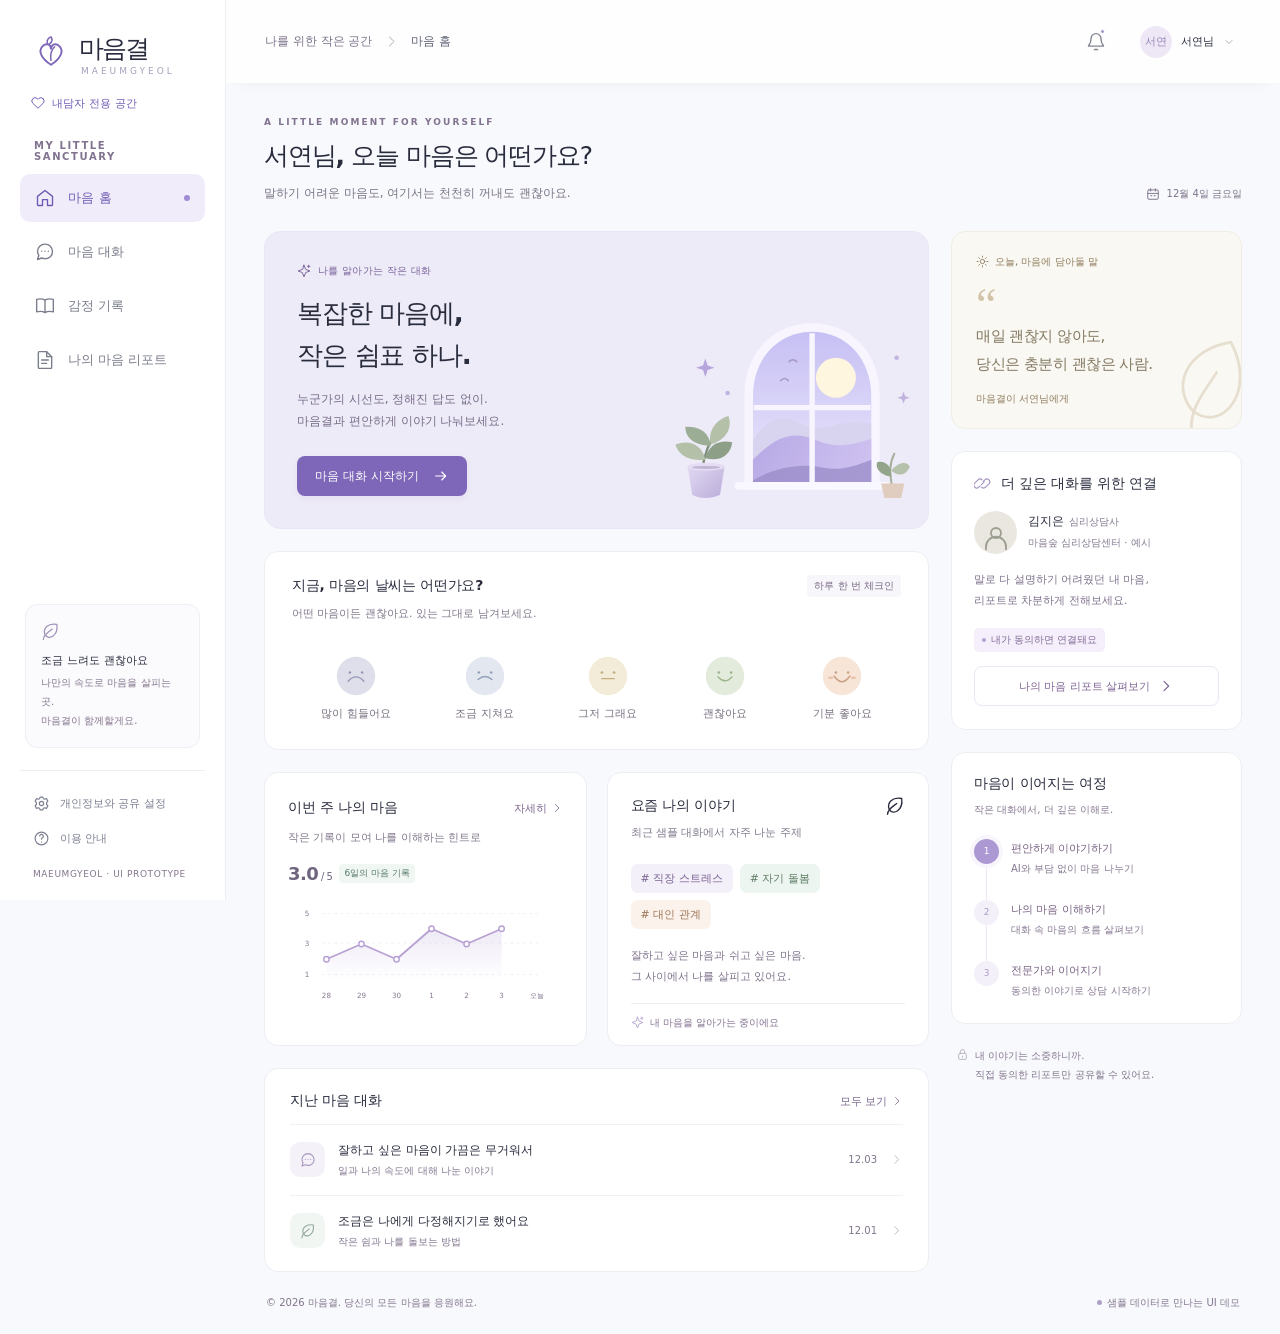
<file: index.html>
<!doctype html>
<html lang="ko">
  <head>
    <meta charset="UTF-8" />
    <meta name="viewport" content="width=device-width, initial-scale=1.0" />
    <meta name="theme-color" content="#f8f9fc" />
    <meta name="description" content="마음결 — 편안한 AI 대화에서 시작해, 나를 이해하는 전문 상담으로 이어지는 마음 돌봄 공간." />
    <title>마음결 · 나를 알아가는 작은 대화</title>
    <link rel="stylesheet" href="styles.css" />
    <script src="app.js" defer></script>
  </head>
  <body data-workspace="client">
    <a class="skip-link" href="#main-content">본문으로 바로가기</a>
    <div id="app"></div>
    <div id="toast" class="toast" inert role="status" aria-live="polite"></div>
    <div id="modal-root"></div>
  </body>
</html>
</file>
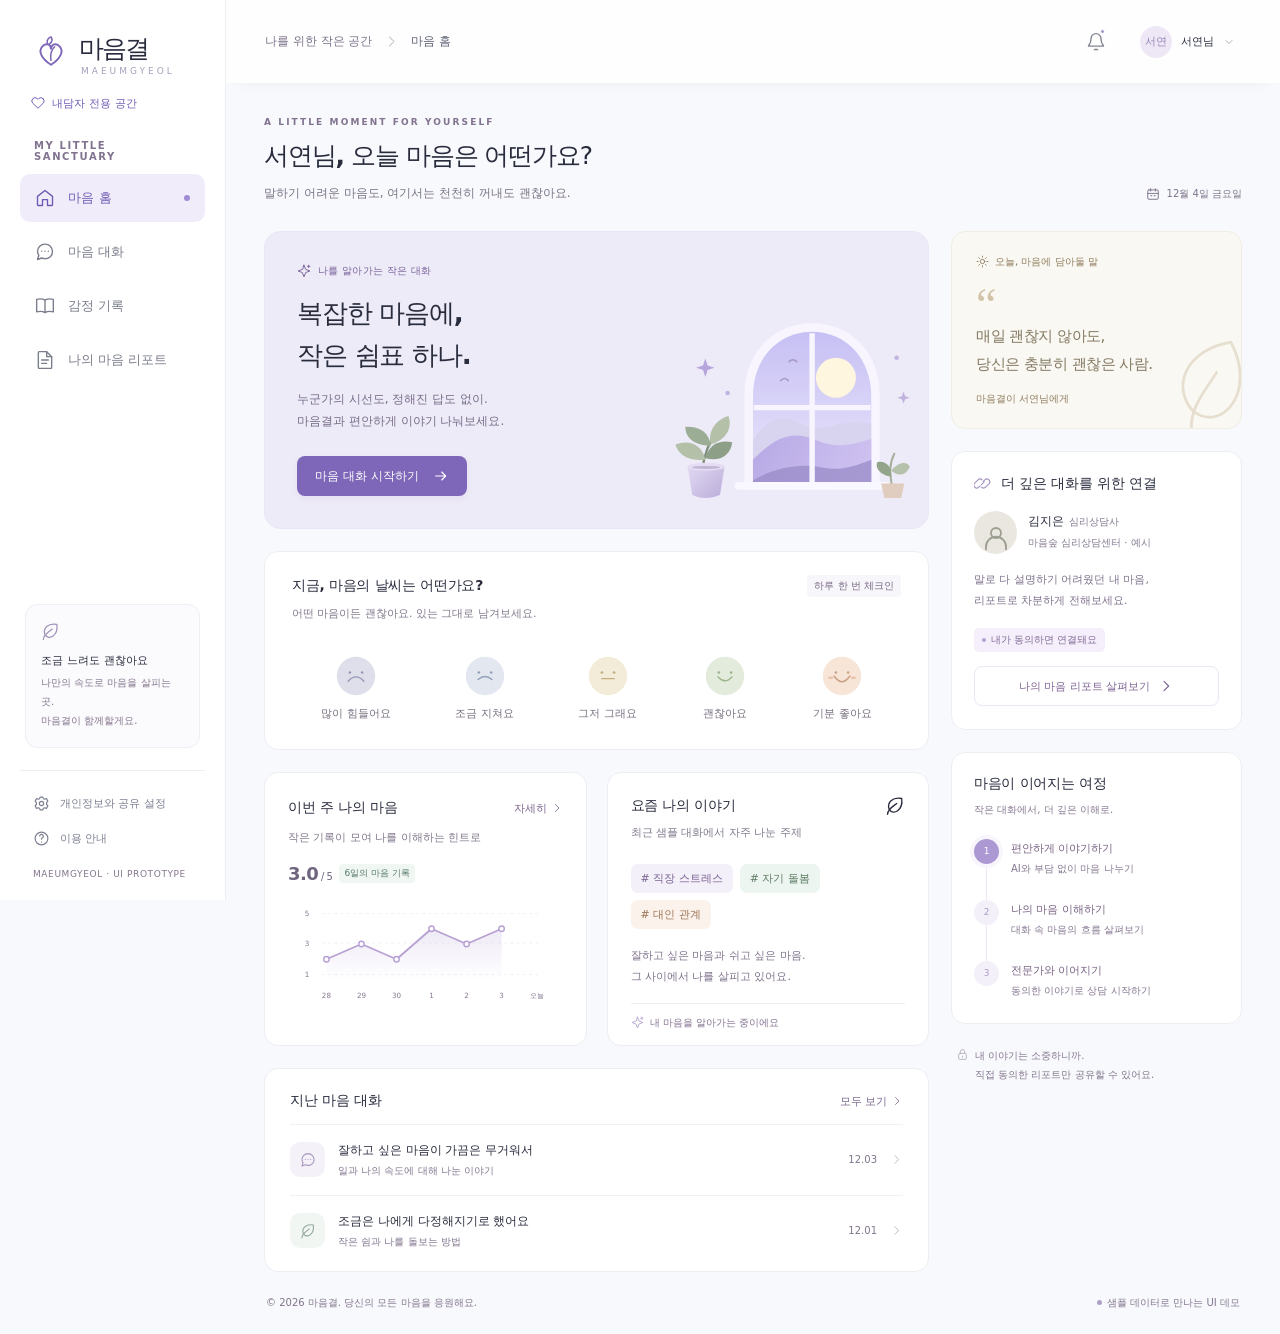
<file: client.html>
<!doctype html>
<html lang="ko">
  <head>
    <meta charset="UTF-8" />
    <meta name="viewport" content="width=device-width, initial-scale=1.0" />
    <meta name="theme-color" content="#f8f9fc" />
    <meta name="description" content="마음결 내담자 공간 — 나의 속도로 마음을 살피고 기록하는 곳." />
    <title>마음결 · 내담자 공간</title>
    <link rel="stylesheet" href="styles.css" />
    <script src="app.js" defer></script>
  </head>
  <body data-workspace="client">
    <a class="skip-link" href="#main-content">본문으로 바로가기</a>
    <div id="app"></div>
    <div id="toast" class="toast" inert role="status" aria-live="polite"></div>
    <div id="modal-root"></div>
  </body>
</html>
</file>
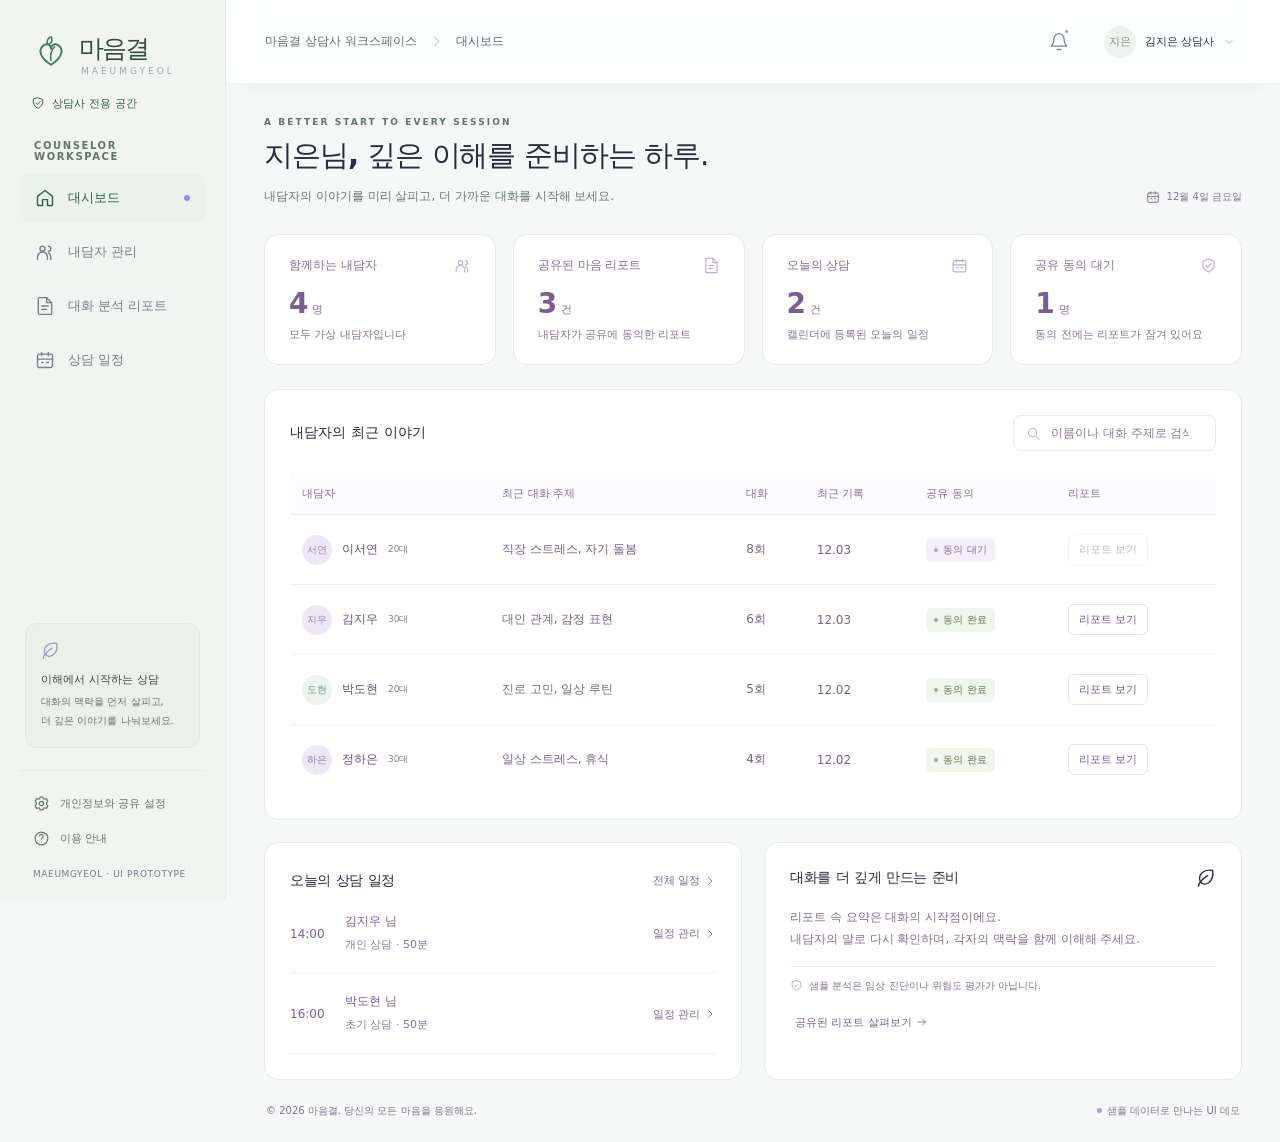
<file: counselor.html>
<!doctype html>
<html lang="ko">
  <head>
    <meta charset="UTF-8" />
    <meta name="viewport" content="width=device-width, initial-scale=1.0" />
    <meta name="theme-color" content="#f5f8f6" />
    <meta name="description" content="마음결 상담사 공간 — 내담자 리포트와 상담 일정을 관리하는 전용 워크스페이스." />
    <title>마음결 · 상담사 워크스페이스</title>
    <link rel="stylesheet" href="styles.css" />
    <script src="app.js" defer></script>
  </head>
  <body data-workspace="counselor">
    <a class="skip-link" href="#main-content">본문으로 바로가기</a>
    <div id="app"></div>
    <div id="toast" class="toast" inert role="status" aria-live="polite"></div>
    <div id="modal-root"></div>
  </body>
</html>
</file>
<file: styles.css>
:root {
  --bg: #f8f9fc;
  --surface: #fff;
  --ink: #292c3d;
  --muted: #7b7f90;
  --subtle: #a0a3b1;
  --line: #edeef3;
  --purple: #7e67b8;
  --purple-dark: #705bb4;
  --purple-pale: #f0ecfa;
  --green: #6e9b88;
  --ease: cubic-bezier(.23, 1, .32, 1);
  font-family: -apple-system, BlinkMacSystemFont, 'Segoe UI', 'Apple SD Gothic Neo', 'Malgun Gothic', system-ui, sans-serif;
  font-size: 14px;
  font-synthesis: none;
  color: var(--ink);
  background: var(--bg);
}
* { box-sizing: border-box; }
body { margin: 0; }
button, input, textarea, select { font: inherit; }
button, a, input, textarea, select { -webkit-tap-highlight-color: transparent; }
button { color: inherit; cursor: pointer; }
button { border: 0; background: none; }
button:disabled { cursor: not-allowed; opacity: .45; }
a { color: inherit; text-decoration: none; }
button, a { touch-action: manipulation; }
button { transition: background-color 150ms ease, color 150ms ease, transform 120ms var(--ease); }
body[data-input="pointer"] button:active:not(:disabled) { transform: scale(.98); }
:focus-visible { outline: 3px solid #a38bdc; outline-offset: 4px; }
input:focus-visible, textarea:focus-visible { outline-offset: 1px; }
svg { flex-shrink: 0; }
img { max-width: 100%; }
h1, h2, h3, p { margin: 0; }
h1, h2, h3 { word-break: keep-all; }
p { line-height: 1.85; word-break: keep-all; }
::selection { background: #e0d7f4; }
.icon { width: 20px; height: 20px; fill: none; stroke: currentColor; stroke-width: 1.65; stroke-linecap: round; stroke-linejoin: round; }
.skip-link { position: fixed; top: -80px; left: 20px; z-index: 100; padding: 14px 24px; background: white; border: 2px solid var(--purple); border-radius: 12px; }
.skip-link:focus { top: 12px; }
.app-shell { min-height: 100vh; }
.sidebar { width: 226px; position: fixed; inset: 0 auto 0 0; display: flex; flex-direction: column; background: var(--surface); border-right: 1px solid var(--line); padding: 32px 20px 21px; z-index: 30; }
.brand { display: flex; align-items: center; gap: 11px; padding: 0 13px; width: fit-content; }
.brand-symbol { display: grid; place-items: center; width: 35px; height: 39px; color: var(--purple); }
.brand-symbol svg { width: 36px; height: 36px; }
.brand-name { font-size: 25px; font-weight: 750; letter-spacing: -1.8px; }
.brand-en { font-size: 9px; letter-spacing: 3px; color: #a7a0ba; margin: 1px 0 0 2px; }
.space-label { margin: 43px 14px 12px; font-size: 10px; font-weight: 650; color: #a5a7b5; letter-spacing: 1.6px; }
.nav-list { display: flex; flex-direction: column; gap: 6px; }
.nav-item { display: flex; align-items: center; gap: 13px; border-radius: 10px; padding: 14px 15px; width: 100%; color: #7a7d8b; text-align: left; font-weight: 500; font-size: 13px; }
.nav-item.active { background: var(--purple-pale); color: var(--purple-dark); font-weight: 650; }
.nav-item .nav-dot { margin-left: auto; width: 6px; height: 6px; border-radius: 50%; background: #a08bd5; }
.sidebar-note { margin: auto 5px 22px; border: 1px solid #efedf5; background: #fbfafd; border-radius: 12px; padding: 17px 15px; }
.sidebar-note .icon { color: #a295ba; width: 19px; height: 19px; margin-bottom: 9px; }
.sidebar-note strong { display: block; font-size: 11px; font-weight: 600; margin-bottom: 5px; }
.sidebar-note p { color: #9691a4; font-size: 10px; line-height: 1.9; }
.sidebar-bottom { border-top: 1px solid var(--line); padding-top: 15px; }
.sidebar-bottom button { font-size: 11px; padding: 9px 13px; display: flex; align-items: center; gap: 10px; color: var(--muted); }
.sidebar-bottom .icon { width: 17px; height: 17px; }
.version { color: #b2b3bf; font-size: 9px; padding: 13px 13px 0; letter-spacing: .6px; }
.workspace { margin-left: 226px; }
.topbar { height: 83px; padding: 0 39px; display: flex; align-items: center; justify-content: space-between; gap: 20px; background: rgba(255,255,255,.87); border-bottom: 1px solid var(--line); }
.breadcrumb { font-size: 12px; color: #9395a3; display: flex; gap: 12px; align-items: center; }
.breadcrumb .icon { width: 15px; height: 15px; color: #c0c1cb; }
.breadcrumb strong { color: #5e6273; font-weight: 500; }
.topbar-actions { display: flex; align-items: center; gap: 21px; }
.icon-button { width: 35px; height: 35px; display: inline-flex; align-items: center; justify-content: center; color: #828594; border-radius: 9px; position: relative; }
.notification-dot { position: absolute; width: 5px; height: 5px; right: 8px; top: 5px; border-radius: 50%; background: #aa98d2; border: 1px solid white; }
.profile-mini { display: flex; gap: 9px; align-items: center; font-size: 11px; }
.avatar { display: grid; place-items: center; background: #eee8f6; color: #9783b6; border-radius: 50%; width: 32px; height: 32px; font-size: 11px; font-weight: 600; flex-shrink: 0; }
.avatar.sage { background: #edf3ee; color: #799782; }
.profile-mini .icon { width: 12px; height: 12px; color: #9e9fab; }
.mobile-toggle { display: none; }
.main-content { max-width: 1530px; padding: 34px 38px 24px; margin: 0 auto; }
.page-heading { display: flex; justify-content: space-between; align-items: center; gap: 16px; margin-bottom: 27px; }
.eyebrow { font-size: 9px; font-weight: 650; letter-spacing: 2.1px; color: #a09ab2; margin-bottom: 10px; text-transform: uppercase; }
.page-heading h1 { font-size: 25px; font-weight: 650; letter-spacing: -1.15px; line-height: 1.5; }
.page-heading h1 span { font-weight: 450; }
.page-heading p { color: #9597a5; font-size: 11px; margin-top: 7px; }
.date-label { display: flex; align-items: center; gap: 7px; color: #9093a2; font-size: 10px; white-space: nowrap; align-self: flex-end; padding-bottom: 3px; }
.date-label .icon { width: 14px; height: 14px; }
.dashboard-grid { display: grid; grid-template-columns: minmax(0, 1fr) 291px; gap: 22px; }
.main-column, .aside-column { display: flex; flex-direction: column; gap: 22px; min-width: 0; }
.hero { min-height: 260px; border: 1px solid #ebe5f5; border-radius: 17px; background: #eeebf8; position: relative; overflow: hidden; display: flex; align-items: center; padding: 32px; }
.hero-copy { z-index: 1; width: 66%; }
.hero-label { font-size: 9px; color: #9482b4; display: flex; gap: 7px; align-items: center; margin-bottom: 15px; letter-spacing: .3px; }
.hero-label .icon { width: 14px; height: 14px; }
.hero h2 { font-size: clamp(23px, 2.05vw, 31px); line-height: 1.6; letter-spacing: -1.2px; font-weight: 600; }
.hero p { color: #9290a7; font-size: 10.5px; line-height: 1.9; margin-top: 11px; }
.hero .primary-button { margin-top: 23px; padding: 11px 18px; font-size: 10px; gap: 14px; }
.hero-art { position: absolute; right: -27px; bottom: 0; width: 51%; max-width: 400px; height: 100%; object-fit: contain; object-position: center bottom; pointer-events: none; }
.primary-button, .secondary-button { display: inline-flex; align-items: center; justify-content: center; gap: 8px; padding: 12px 18px; border-radius: 8px; font-size: 12px; font-weight: 500; min-height: 40px; }
.primary-button { color: white; background: var(--purple); box-shadow: 0 3px 7px #6a4b9f12; }
.secondary-button { background: white; border: 1px solid #e5e3ee; color: #747185; }
.primary-button .icon, .secondary-button .icon { width: 16px; height: 16px; }
.card { background: var(--surface); border: 1px solid var(--line); border-radius: 14px; min-width: 0; }
.card-head { display: flex; align-items: center; justify-content: space-between; gap: 10px; }
.card-title { font-size: 13px; letter-spacing: -.3px; font-weight: 600; }
.text-link { display: inline-flex; align-items: center; gap: 4px; color: #9a96a9; font-size: 10px; padding: 5px 0 5px 5px; white-space: nowrap; }
.text-link .icon { width: 12px; height: 12px; }
.mood-card { padding: 23px 27px 20px; }
.card-subtitle { font-size: 10px; color: #a1a2af; margin-top: 7px; }
.small-tag { font-size: 9px; color: #a6a0b4; background: #f7f6fa; padding: 4px 7px; border-radius: 4px; }
.mood-options { display: flex; align-items: start; justify-content: space-around; gap: 6px; margin-top: 22px; }
.mood-option { display: flex; flex-direction: column; align-items: center; gap: 9px; min-width: 57px; border-radius: 12px; padding: 8px 5px; color: #9b9ba9; font-size: 9px; }
.mood-option.selected { color: #8c72bc; background: #f7f3fc; font-weight: 600; }
.mood-face { width: 42px; height: 42px; }
.mood-option.selected .mood-face { filter: drop-shadow(0 3px 4px #9985bc18); }
.two-cards { display: grid; grid-template-columns: 1fr 1fr; gap: 20px; }
.trend-card, .topics-card { padding: 23px 23px 15px; }
.trend-summary { display: flex; align-items: center; gap: 7px; margin-top: 15px; font-size: 10px; color: #9797a5; }
.trend-summary strong { font-size: 18px; color: #6f657f; font-weight: 550; letter-spacing: -.5px; }
.trend-summary .trend-indicator { color: #7ea18f; background: #f0f6f2; border-radius: 4px; font-size: 8px; padding: 3px 5px; }
.chart { width: 100%; height: 115px; overflow: visible; display: block; margin-top: 7px; }
.chart text { font-size: 8px; font-family: inherit; fill: #a6a5b3; }
.chart-grid { stroke: #f0eff5; stroke-dasharray: 3 4; }
.topic-tags { display: flex; gap: 7px; flex-wrap: wrap; margin-top: 21px; }
.topic-tag { padding: 7px 10px; background: #f3f0fa; border-radius: 7px; font-size: 10px; color: #9b8bb5; }
.topic-tag.green { background: #edf5f0; color: #85a38e; }
.topic-tag.peach { background: #fbf2eb; color: #c09d82; }
.topic-description { font-size: 10px; color: #a2a1af; line-height: 1.9; margin-top: 17px; }
.insight-line { border-top: 1px solid #f0eef5; padding-top: 12px; margin-top: 15px; display: flex; align-items: center; gap: 6px; font-size: 9px; color: #a19aaf; }
.insight-line .icon { width: 13px; height: 13px; color: #b2a3ce; }
.history-card { padding: 20px 25px 5px; }
.history-row { display: flex; align-items: center; gap: 13px; padding: 17px 0; width: 100%; text-align: left; border-top: 1px solid #f1f0f5; }
.history-row:first-of-type { margin-top: 10px; }
.history-icon { width: 35px; height: 35px; border-radius: 10px; background: #f4f1f9; color: #a796c1; display: grid; place-items: center; flex-shrink: 0; }
.history-icon.green { color: #91a89c; background: #f1f6f3; }
.history-icon .icon { width: 16px; height: 16px; }
.history-copy { flex: 1; min-width: 0; }
.history-copy strong { display: block; font-size: 11px; font-weight: 500; overflow: hidden; text-overflow: ellipsis; white-space: nowrap; }
.history-copy span { display: block; margin-top: 5px; font-size: 9px; color: #a8a6b4; }
.history-date { color: #a2a0af; font-size: 9px; white-space: nowrap; }
.history-row > .icon { width: 13px; height: 13px; color: #b5b2c0; }
.quote-card { background: #faf8f3; border-color: #f1ede5; padding: 23px 24px 22px; position: relative; overflow: hidden; min-height: 186px; }
.quote-label { color: #b7a68b; font-size: 9px; display: flex; align-items: center; gap: 6px; }
.quote-label .icon { width: 13px; height: 13px; }
.quote-mark { font-family: Georgia, serif; font-size: 46px; color: #d3c4a9; height: 44px; margin-top: 9px; }
.quote-card blockquote { margin: 0; font-family: inherit; font-size: 15px; color: #837962; font-weight: 450; line-height: 1.9; letter-spacing: -.5px; position: relative; z-index: 1; }
.quote-footer { font-size: 9px; color: #c1b59f; margin-top: 13px; }
.quote-leaf { position: absolute; width: 82px; height: 100px; right: -8px; bottom: -13px; color: #e6dfd0; transform: rotate(-20deg); }
.quote-leaf .icon { width: 95px; height: 95px; stroke-width: .7; }
.connection-card { padding: 23px 22px; }
.connection-heading { display: flex; align-items: center; gap: 9px; margin-bottom: 17px; }
.connection-heading > .icon { color: #a493c1; width: 18px; height: 18px; }
.counselor-profile { display: flex; align-items: center; gap: 11px; margin-top: 18px; }
.counselor-avatar { display: grid; place-items: center; width: 43px; height: 43px; background: #e9e7e0; color: #9d9f91; border-radius: 50%; overflow: hidden; }
.counselor-avatar .icon { width: 30px; height: 30px; transform: translateY(6px); stroke-width: 1.5; }
.counselor-profile strong { font-size: 11px; font-weight: 550; }
.counselor-profile strong span { font-size: 9px; color: #a2a1af; font-weight: 400; margin-left: 5px; }
.counselor-profile p { font-size: 9px; color: #aaa7b4; margin-top: 4px; }
.connection-description { font-size: 10px; color: #9995a6; line-height: 1.9; margin-top: 16px; }
.status-pill { display: inline-flex; align-items: center; gap: 5px; font-size: 9px; color: #91a18d; background: #f1f6ed; padding: 5px 8px; border-radius: 5px; }
.status-pill::before { content: ''; width: 4px; height: 4px; border-radius: 50%; background: #9aac8e; }
.status-pill.pending { color: #9a8cae; background: #f4effa; }
.status-pill.pending::before { background: #b3a0cc; }
.connection-card .status-pill { margin-top: 17px; }
.connection-card .secondary-button { width: 100%; margin-top: 14px; color: #9380b2; border-color: #ece6f4; font-size: 10px; padding: 9px 10px; }
.journey-card { padding: 22px; }
.journey-card > p { color: #a5a0b1; font-size: 9px; margin-top: 8px; }
.journey-list { padding-top: 19px; display: flex; flex-direction: column; gap: 0; }
.journey-step { display: flex; gap: 12px; position: relative; min-height: 61px; }
.journey-step:not(:last-child)::before { content: ''; position: absolute; top: 23px; bottom: 0; width: 1px; background: #ece7f4; left: 12px; }
.step-number { z-index: 1; display: grid; place-items: center; height: 25px; width: 25px; border-radius: 50%; background: #f4f0fa; color: #ad9ac9; font-size: 9px; flex-shrink: 0; }
.journey-step.current .step-number { background: #ac98d2; color: white; box-shadow: 0 0 0 4px #f8f5fc; }
.journey-step strong { font-size: 10px; color: #91859f; font-weight: 500; }
.journey-step p { color: #b2acbd; font-size: 9px; margin-top: 4px; }
.journey-step:last-child { min-height: 40px; }
.privacy-footnote { display: flex; gap: 6px; align-items: flex-start; padding: 0 5px; font-size: 9px; color: #aaa7b5; line-height: 1.9; }
.privacy-footnote .icon { width: 13px; height: 13px; margin-top: 2px; color: #b4adbf; }
.page-footer { display: flex; justify-content: space-between; gap: 14px; padding: 24px 2px 0; color: #b0adbb; font-size: 9px; }
.page-footer span { display: inline-flex; gap: 5px; align-items: center; }
.page-footer .icon { width: 12px; height: 12px; }
.demo-dot { width: 5px; height: 5px; border-radius: 50%; background: #ada0c4; display: inline-block; }
/* Conversation */
.chat-layout { display: grid; grid-template-columns: minmax(0, 1fr) 270px; gap: 22px; align-items: start; }
.chat-panel { min-height: 690px; height: calc(100vh - 235px); max-height: 900px; display: flex; flex-direction: column; overflow: hidden; }
.chat-header { display: flex; align-items: center; gap: 12px; padding: 20px 25px; border-bottom: 1px solid var(--line); }
.ai-avatar { display: grid; place-items: center; width: 37px; height: 37px; border-radius: 13px; color: #a28bc5; background: #f1edf8; flex-shrink: 0; }
.ai-avatar .icon { width: 21px; height: 21px; }
.chat-header h2 { font-size: 12px; font-weight: 600; }
.chat-header p { color: #a09aaa; font-size: 9px; margin-top: 4px; }
.chat-header .icon-button { margin-left: auto; }
.chat-messages { overflow-y: auto; flex: 1; padding: 25px; scroll-behavior: auto; }
.chat-date { text-align: center; color: #b4adbd; font-size: 9px; margin-bottom: 24px; }
.message-row { display: flex; gap: 9px; align-items: flex-end; margin-bottom: 21px; }
.message-row .ai-avatar { width: 28px; height: 28px; border-radius: 10px; align-self: start; }
.message-row .ai-avatar .icon { width: 16px; height: 16px; }
.message-content { max-width: 82%; min-width: 0; }
.message-name { font-size: 9px; color: #a39aaa; margin: 0 0 7px 2px; }
.message-bubble { background: #f7f6fa; padding: 16px 18px; border-radius: 0 13px 13px 13px; font-size: 12px; color: #767080; line-height: 1.95; white-space: pre-wrap; overflow-wrap: anywhere; word-break: normal; }
.message-time { font-size: 8px; color: #b7b0bf; margin-top: 6px; }
.message-row.user { justify-content: flex-end; }
.message-row.user .message-bubble { background: #eee8f8; color: #8c79aa; border-radius: 13px 0 13px 13px; }
.message-row.user .message-time { text-align: right; }
.chat-chips { display: flex; flex-wrap: wrap; gap: 6px; padding: 0 25px 15px; }
.chat-chips button { padding: 8px 11px; border: 1px solid #eae3f2; border-radius: 18px; font-size: 10px; color: #a18bb9; background: white; }
.chat-composer { border-top: 1px solid var(--line); padding: 17px 21px 13px; background: white; }
.composer-field { display: flex; align-items: end; gap: 10px; border: 1px solid #e7e1ef; background: #fcfbfe; border-radius: 12px; padding: 10px 10px 10px 14px; }
.composer-field:focus-within { border-color: #b49bd4; box-shadow: 0 0 0 3px #ad92cf0d; }
.composer-field textarea { background: none; border: 0; resize: none; min-height: 33px; max-height: 120px; width: 100%; padding: 7px 0; font-size: 12px; line-height: 1.7; color: #6b6177; outline: none; }
.composer-field textarea::placeholder { color: #b3aabf; }
.send-button { display: grid; place-items: center; background: var(--purple); color: white; width: 34px; height: 34px; border-radius: 9px; flex-shrink: 0; }
.send-button .icon { width: 17px; height: 17px; }
.composer-note { text-align: center; font-size: 8px; color: #b3aaba; margin-top: 9px; line-height: 1.8; }
.chat-aside-card { padding: 23px; }
.chat-aside-card h3 { font-size: 12px; font-weight: 550; margin-top: 12px; }
.chat-aside-card > .icon { color: #b29bca; width: 23px; height: 23px; }
.chat-aside-card p { color: #a198ad; font-size: 11px; margin-top: 11px; }
.chat-tip { margin: 18px 0 0; padding-left: 17px; color: #a196ad; font-size: 10px; line-height: 2.3; }
.session-info { display: flex; align-items: center; justify-content: space-between; font-size: 10px; color: #a499ad; margin-top: 17px; padding-top: 15px; border-top: 1px solid var(--line); }
/* Journal and reporting */
.wide-grid { display: grid; grid-template-columns: minmax(0, 1fr) 310px; gap: 22px; align-items: start; }
.journal-editor { padding: 28px; }
.journal-editor label { display: block; font-size: 12px; font-weight: 550; margin-bottom: 14px; }
.journal-editor textarea { resize: vertical; width: 100%; min-height: 155px; border: 1px solid #e9e4ef; background: #fcfbfd; border-radius: 10px; padding: 17px; font-size: 12px; color: #81748d; line-height: 1.9; }
.journal-editor textarea::placeholder { color: #b7adbf; }
.editor-bottom { margin-top: 17px; display: flex; align-items: center; justify-content: space-between; gap: 12px; }
.editor-bottom span { color: #aaa0b2; font-size: 10px; }
.journal-entry { padding: 23px 26px; }
.entry-meta { display: flex; align-items: center; gap: 9px; font-size: 10px; color: #afa4b6; margin-bottom: 12px; }
.entry-meta .mood-face { width: 25px; height: 25px; }
.journal-entry h3 { font-size: 13px; font-weight: 550; margin-bottom: 8px; }
.journal-entry p { color: #9c8fa8; font-size: 11px; white-space: pre-wrap; }
.journal-entry .entry-footer { display: flex; align-items: center; justify-content: space-between; gap: 10px; margin-top: 17px; }
.empty-state { padding: 50px 25px; text-align: center; }
.empty-state > .icon { color: #b59fcd; width: 40px; height: 40px; margin-bottom: 18px; }
.empty-state h2 { font-size: 18px; font-weight: 550; }
.empty-state p { font-size: 12px; color: #a295ad; margin-top: 12px; }
.report-banner { display: flex; align-items: center; gap: 13px; padding: 18px 23px; background: #f2eff9; border: 1px solid #eae3f3; border-radius: 12px; margin-bottom: 22px; }
.report-banner > .icon { color: #aa94c8; }
.report-banner p { font-size: 11px; color: #9d8eae; flex: 1; }
.report-banner strong { font-weight: 550; color: #89709f; }
.report-banner button { flex-shrink: 0; }
.report-paper { padding: 31px; }
.report-title-row { display: flex; align-items: center; justify-content: space-between; gap: 14px; padding-bottom: 24px; border-bottom: 1px solid var(--line); }
.report-title-row h2 { font-size: 22px; letter-spacing: -.8px; font-weight: 600; }
.report-title-row p { margin-top: 8px; font-size: 10px; color: #b0a4b8; }
.report-section { padding: 25px 0; border-bottom: 1px solid var(--line); }
.report-section:last-child { border: 0; padding-bottom: 0; }
.section-number { font-size: 9px; color: #ad98c4; margin-right: 8px; }
.report-section h3 { font-size: 13px; font-weight: 550; margin-bottom: 14px; }
.report-section p { font-size: 12px; color: #9b8da8; line-height: 2; }
.report-section .chart { height: 170px; }
.evidence { padding: 15px 18px; background: #faf8fc; border-left: 2px solid #d8cae8; border-radius: 0 7px 7px 0; margin-top: 14px; }
.evidence p { font-size: 11px; color: #a08cab; }
.evidence span { display: block; font-size: 9px; color: #b5a6bf; margin-top: 6px; }
.report-facts { display: grid; grid-template-columns: repeat(3, 1fr); gap: 15px; margin-top: 20px; }
.fact { padding: 16px; border-radius: 9px; background: #faf9fc; }
.fact span { color: #b0a3b8; font-size: 9px; }
.fact strong { display: block; font-size: 21px; color: #9a84b1; font-weight: 550; margin-top: 7px; }
.fact strong small { font-size: 10px; font-weight: 400; margin-left: 4px; }
.report-section ul { padding-left: 18px; color: #9d8daa; font-size: 12px; line-height: 2.4; margin-bottom: 0; }
.report-sidebar { padding: 25px; }
.report-sidebar h3 { font-size: 13px; font-weight: 550; }
.report-sidebar p { color: #ac9db6; font-size: 10px; margin-top: 10px; }
.report-sidebar .primary-button, .report-sidebar .secondary-button { width: 100%; margin-top: 15px; font-size: 11px; }
.detail-pair { display: flex; justify-content: space-between; gap: 10px; font-size: 10px; margin-top: 17px; color: #b1a4bc; }
.detail-pair strong { color: #93809f; font-weight: 500; }
.note-field { width: 100%; border: 1px solid #e9e1f1; background: #fcfbfd; border-radius: 8px; padding: 13px; font-size: 11px; line-height: 1.9; resize: vertical; min-height: 110px; margin-top: 15px; color: #9984a9; }
.note-field::placeholder { color: #bdb1c8; }
/* Professional workspace */
.stats-row { display: grid; grid-template-columns: repeat(4, 1fr); gap: 17px; margin-bottom: 24px; }
.stat-card { padding: 22px 24px; }
.stat-label { display: flex; align-items: center; justify-content: space-between; color: #b0a2bb; font-size: 10px; }
.stat-label .icon { width: 17px; height: 17px; color: #c0aed1; }
.stat-value { font-size: 28px; font-weight: 550; color: #89729f; margin-top: 13px; letter-spacing: -1px; }
.stat-value span { font-size: 10px; color: #b6a5c1; margin-left: 5px; }
.stat-foot { font-size: 9px; color: #b4a9bf; margin-top: 7px; }
.table-card { padding: 25px; }
.table-toolbar { display: flex; justify-content: space-between; gap: 16px; align-items: center; margin-bottom: 22px; }
.table-toolbar h2 { font-size: 14px; font-weight: 550; }
.search-field { display: flex; gap: 8px; align-items: center; padding: 9px 12px; border: 1px solid #eee7f3; border-radius: 8px; max-width: 240px; }
.search-field .icon { width: 15px; height: 15px; color: #bdafc9; }
.search-field input { width: 100%; min-width: 0; border: 0; background: none; outline: none; font-size: 10px; color: #9580a5; }
.search-field input::placeholder { color: #b9adc3; }
.search-field:focus-within { outline: 2px solid #c3abd7; outline-offset: 2px; }
.table-wrapper { overflow-x: auto; }
.client-table { width: 100%; border-collapse: collapse; text-align: left; white-space: nowrap; }
.client-table th { padding: 13px 12px; font-size: 9px; color: #b7a7c2; font-weight: 400; border-bottom: 1px solid var(--line); background: #fcfbfd; }
.client-table td { padding: 19px 12px; font-size: 10px; color: #a391af; border-bottom: 1px solid #f3eff7; }
.client-table tr:last-child td { border-bottom: 0; }
.client-table .client-name { display: flex; gap: 10px; align-items: center; font-weight: 550; color: #8e789d; }
.client-name .avatar { font-size: 10px; width: 30px; height: 30px; }
.table-button { border: 1px solid #e9e0f1; border-radius: 6px; padding: 7px 10px; color: #a18bb3; font-size: 9px; }
.counselor-lower { display: grid; grid-template-columns: 1fr 1fr; gap: 22px; margin-top: 22px; }
.schedule-card, .insight-card { padding: 25px; }
.schedule-item { display: flex; gap: 17px; margin-top: 19px; padding-bottom: 17px; border-bottom: 1px solid #f2edf6; align-items: center; }
.schedule-time { color: #b19cc3; font-size: 11px; min-width: 38px; }
.schedule-info { flex: 1; }
.schedule-info strong { color: #9f89b0; font-size: 11px; font-weight: 500; }
.schedule-info p { color: #bdadc7; font-size: 9px; margin-top: 5px; }
.insight-card > p { color: #ad9db9; font-size: 11px; margin-top: 18px; }
.insight-card .insight-line { font-size: 10px; }
.back-button { display: inline-flex; align-items: center; gap: 7px; color: #a38bb6; font-size: 11px; padding: 0; margin-bottom: 20px; }
.back-button .icon { width: 14px; height: 14px; }
/* Dialogs and feedback */
.modal-backdrop { position: fixed; inset: 0; z-index: 100; display: flex; align-items: center; justify-content: center; background: #27213951; backdrop-filter: blur(3px); padding: 24px; }
.modal { width: 100%; max-width: 490px; max-height: calc(100dvh - 48px); overflow-y: auto; background: white; border: 1px solid #f3ecf8; border-radius: 18px; padding: 29px; box-shadow: 0 25px 100px #28163e26; }
.modal-header { display: flex; align-items: center; justify-content: space-between; margin-bottom: 18px; gap: 15px; }
.modal-header h2 { font-size: 18px; font-weight: 550; color: #88719a; letter-spacing: -.5px; }
.modal p { font-size: 12px; color: #a28eaf; line-height: 1.9; }
.modal-info { margin-top: 19px; padding: 17px; border-radius: 10px; background: #f8f5fc; }
.modal-info strong { font-size: 11px; color: #a088b0; font-weight: 550; }
.modal-info ul { margin: 9px 0 0; padding-left: 16px; color: #b09bbf; font-size: 11px; line-height: 2.1; }
.consent-label { display: flex; gap: 10px; margin-top: 20px; color: #a18aaf; font-size: 11px; line-height: 1.9; cursor: pointer; }
.consent-label input { width: 16px; height: 16px; flex-shrink: 0; accent-color: var(--purple); margin: 3px 0 0; }
.modal-actions { display: flex; justify-content: end; gap: 9px; margin-top: 25px; }
.modal-actions button { font-size: 11px; }
.dialog-list { display: flex; flex-direction: column; gap: 13px; }
.dialog-list-item { padding: 15px; background: #faf8fc; border-radius: 9px; }
.dialog-list-item strong { font-size: 12px; font-weight: 500; color: #a38cb1; }
.dialog-list-item p { margin-top: 6px; font-size: 11px; }
.toast { position: fixed; z-index: 200; bottom: 28px; left: calc(50% + 100px); transform: translate(-50%, 12px); background: #4c425e; color: #f8f4ff; padding: 13px 22px; border-radius: 10px; font-size: 11px; box-shadow: 0 5px 25px #30203b26; pointer-events: none; opacity: 0; transition: opacity 150ms var(--ease), transform 150ms var(--ease); width: max-content; max-width: calc(100vw - 40px); line-height: 1.9; }
.toast.visible { opacity: 1; transform: translate(-50%, 0); }
.mobile-backdrop { display: none; }
.sr-only { position: absolute; width: 1px; height: 1px; padding: 0; margin: -1px; overflow: hidden; clip-path: inset(50%); white-space: nowrap; border: 0; }
.muted { color: #afa3b8; }
@media (hover: hover) and (pointer: fine) {
  .nav-item:not(.active):hover, .icon-button:hover { background: #f6f3fb; color: #9e87b4; }
  .primary-button:hover, .send-button:hover:not(:disabled) { background: var(--purple-dark); }
  .secondary-button:hover, .table-button:hover, .appointment-option:hover { background: #f7f3fb; border-color: #d9c7e9; }
  .text-link:hover, .back-button:hover { color: #8c6ba7; }
  .mood-option:hover { background: #faf6fd; }
  .history-row:hover { background: #fdfbff; }
  .chat-chips button:hover { background: #f5effb; }
}
@media (min-width: 1550px) {
  .main-content { padding: 40px 45px 28px; }
  .dashboard-grid { grid-template-columns: minmax(0, 1fr) 315px; gap: 26px; }
  .hero { min-height: 293px; padding: 36px; }
  .hero-art { right: -5px; }
  .mood-card { padding: 27px 30px 24px; }
  .mood-options { margin-top: 26px; }
  .mood-face { width: 47px; height: 47px; }
  .quote-card { min-height: 200px; }
}
@media (max-width: 1190px) {
  .sidebar { width: 198px; padding: 30px 14px 20px; }
  .workspace { margin-left: 198px; }
  .main-content { padding: 28px 27px 24px; }
  .topbar { padding: 0 27px; }
  .topbar-actions { gap: 13px; }
  .dashboard-grid { grid-template-columns: minmax(0, 1fr) 248px; gap: 17px; }
  .main-column, .aside-column { gap: 17px; }
  .hero { padding: 25px; min-height: 249px; }
  .hero h2 { font-size: 23px; }
  .hero-art { width: 54%; right: -35px; opacity: .9; }
  .hero-copy { width: 76%; }
  .two-cards { gap: 14px; }
  .trend-card, .topics-card { padding: 20px 17px 14px; }
  .quote-card, .connection-card, .journey-card { padding: 21px 19px; }
  .mood-card { padding: 22px 20px; }
  .wide-grid { grid-template-columns: minmax(0, 1fr) 260px; }
  .chat-layout { grid-template-columns: minmax(0, 1fr) 230px; gap: 17px; }
  .stat-card { padding: 20px 18px; }
}
@media (max-width: 1030px) and (min-width: 761px) {
  .sidebar { width: 180px; padding-inline: 12px; }
  .workspace { margin-left: 180px; }
  .brand-name { font-size: 23px; }
  .nav-item { font-size: 12px; padding: 14px 12px; gap: 10px; }
  .sidebar-note { padding: 15px 12px; }
  .main-content { padding: 25px 22px; }
  .topbar { padding: 0 22px; }
  .dashboard-grid { grid-template-columns: minmax(0, 1fr); }
  .aside-column.dashboard-aside { display: grid; grid-template-columns: 1fr 1fr; }
  .dashboard-aside .journey-card { grid-column: 1/-1; }
  .dashboard-aside .journey-list { flex-direction: row; }
  .dashboard-aside .journey-step { flex: 1; min-height: 50px; }
  .dashboard-aside .journey-step::before { display: none; }
  .dashboard-aside .privacy-footnote { grid-column: 1/-1; }
  .hero-art { width: 47%; right: -7px; }
  .chat-layout { grid-template-columns: minmax(0, 1fr); }
  .chat-layout > .aside-column { display: grid; grid-template-columns: 1fr 1fr; }
  .wide-grid { grid-template-columns: minmax(0, 1fr); }
  .wide-grid > .aside-column { display: grid; grid-template-columns: 1fr 1fr; }
  .stats-row { grid-template-columns: repeat(2, 1fr); }
  .profile-mini > span:not(.avatar), .profile-mini > .icon { display: none; }
  .counselor-lower { grid-template-columns: 1fr; }
}
@media (max-width: 760px) {
  :root { font-size: 13px; }
  .sidebar { transform: translateX(-100%); width: 240px; padding: 28px 20px 20px; transition: transform 200ms var(--ease); }
  .sidebar.open { transform: translateX(0); }
  .mobile-backdrop.open { display: block; position: fixed; inset: 0; background: #29213b55; z-index: 25; }
  .workspace { margin-left: 0; }
  .topbar { height: 69px; padding: 0 18px; gap: 10px; }
  .mobile-toggle { display: inline-flex; }
  .breadcrumb { display: none; }
  .topbar-actions { gap: 8px; margin-left: auto; }
  .profile-mini { gap: 0; }
  .profile-mini > span:not(.avatar), .profile-mini > .icon { display: none; }
  .profile-mini .avatar { width: 29px; height: 29px; }
  .topbar-actions > .icon-button { width: 28px; }
  .main-content { padding: 25px 18px 22px; }
  .page-heading { margin-bottom: 22px; }
  .page-heading h1 { font-size: 23px; }
  .eyebrow { font-size: 8px; margin-bottom: 8px; }
  .page-heading p { font-size: 10px; }
  .date-label { display: none; }
  .dashboard-grid, .wide-grid, .chat-layout { grid-template-columns: minmax(0, 1fr); gap: 18px; }
  .main-column, .aside-column { gap: 18px; }
  .hero { min-height: 245px; padding: 26px 24px; }
  .hero h2 { font-size: 23px; }
  .hero p { font-size: 10px; }
  .hero-art { right: -39px; width: 55%; opacity: .8; }
  .hero-copy { width: 78%; }
  .hero .primary-button { margin-top: 20px; }
  .mood-card { padding: 23px 20px 19px; }
  .mood-options { margin-top: 18px; gap: 0; }
  .mood-option { min-width: 48px; }
  .mood-face { width: 39px; height: 39px; }
  .two-cards { gap: 13px; }
  .trend-card, .topics-card { padding: 19px 15px 15px; }
  .card-title { font-size: 12px; }
  .card-subtitle { font-size: 9px; }
  .topic-tags { gap: 5px; margin-top: 18px; }
  .topic-tag { padding: 6px 8px; font-size: 9px; }
  .topic-description { font-size: 9px; margin-top: 14px; }
  .trend-summary { flex-wrap: wrap; }
  .trend-summary .trend-indicator { font-size: 7px; }
  .history-card { padding: 21px 20px 5px; }
  .history-row { gap: 10px; }
  .history-date { font-size: 8px; }
  .history-copy strong { font-size: 10px; }
  .aside-column.dashboard-aside { display: grid; grid-template-columns: 1fr 1fr; gap: 16px; }
  .dashboard-aside .journey-card, .dashboard-aside .privacy-footnote { grid-column: 1/-1; }
  .quote-card, .connection-card { padding: 21px 18px; }
  .quote-card blockquote { font-size: 14px; }
  .connection-heading .card-title { font-size: 11px; }
  .counselor-profile { gap: 8px; }
  .counselor-profile strong span { display: block; margin: 4px 0 0; }
  .counselor-avatar { width: 34px; height: 34px; }
  .connection-card .status-pill { font-size: 8px; }
  .journey-list { flex-direction: row; gap: 10px; }
  .journey-step { flex: 1; flex-direction: column; gap: 9px; min-height: auto; }
  .journey-step:not(:last-child)::before { top: 12px; left: 26px; width: calc(100% - 15px); height: 1px; }
  .journey-step strong { font-size: 10px; }
  .journey-step p { font-size: 8px; }
  .journey-step:last-child { min-height: auto; }
  .page-footer { font-size: 8px; flex-wrap: wrap; padding-top: 22px; }
  .chat-panel { min-height: 580px; height: calc(100dvh - 205px); }
  .chat-header { padding: 17px; }
  .chat-messages { padding: 22px 17px; }
  .message-bubble { font-size: 11px; padding: 14px; }
  .message-content { max-width: 86%; }
  .chat-chips { padding: 0 16px 14px; }
  .chat-chips button { font-size: 9px; padding: 8px 10px; }
  .chat-composer { padding: 13px 14px 10px; }
  .chat-layout > .aside-column { display: none; }
  .journal-editor { padding: 22px; }
  .editor-bottom { flex-wrap: wrap; }
  .wide-grid > .aside-column { gap: 18px; }
  .report-banner { padding: 16px; gap: 10px; align-items: start; flex-wrap: wrap; }
  .report-banner p { font-size: 10px; min-width: 180px; }
  .report-banner .secondary-button { margin-left: 30px; padding: 8px 12px; font-size: 10px; }
  .report-paper { padding: 23px 20px; }
  .report-title-row { flex-wrap: wrap; }
  .report-title-row h2 { font-size: 19px; }
  .report-facts { gap: 8px; }
  .fact { padding: 12px; }
  .fact strong { font-size: 19px; }
  .fact span { font-size: 8px; }
  .report-section p { font-size: 11px; }
  .report-section ul { font-size: 11px; line-height: 2.2; }
  .stats-row { grid-template-columns: repeat(2, 1fr); gap: 12px; margin-bottom: 18px; }
  .stat-card { padding: 18px; }
  .stat-label { font-size: 9px; }
  .stat-value { font-size: 25px; }
  .stat-foot { font-size: 8px; }
  .table-card { padding: 20px 15px; }
  .table-toolbar { flex-wrap: wrap; gap: 15px; }
  .search-field { max-width: 100%; width: 100%; }
  .client-table th, .client-table td { padding-left: 10px; padding-right: 10px; }
  .client-table { min-width: 600px; }
  .counselor-lower { grid-template-columns: 1fr; gap: 18px; }
  .toast { left: 50%; bottom: 20px; font-size: 10px; text-align: center; }
  .modal-backdrop { padding: 18px; }
  .modal { padding: 23px; max-height: calc(100dvh - 36px); }
}
@media (max-width: 390px) {
  .hero h2 { font-size: 21px; }
  .hero-art { width: 59%; right: -45px; opacity: .65; }
  .two-cards, .aside-column.dashboard-aside { grid-template-columns: 1fr; }
  .dashboard-aside .journey-card, .dashboard-aside .privacy-footnote { grid-column: auto; }
  .quote-card { min-height: 180px; }
  .quote-card blockquote br { display: none; }
  .chart { height: 130px; }
  .topic-description { font-size: 10px; }
  .counselor-profile strong span { display: inline; margin-left: 4px; }
}
/* Calm colors still need readable contrast and comfortable type sizes. */
.eyebrow, .space-label { color: #81738f; }
.page-heading p { font-size: 12px; color: #797385; }
.date-label, .breadcrumb { color: #7d748a; }
.hero-label { color: #7a6299; font-size: 10px; }
.hero p { color: #786c89; font-size: 12px; }
.hero .primary-button { font-size: 12px; }
.card-title { font-size: 14px; }
.card-subtitle { font-size: 11px; color: #82798d; }
.text-link { font-size: 11px; color: #7b668d; }
.small-tag { color: #786885; font-size: 10px; }
.mood-option { color: #797080; font-size: 11px; }
.topic-tag { font-size: 11px; color: #78608f; }
.topic-tag.green { color: #5d7b64; }
.topic-tag.peach { color: #9a7255; }
.topic-description { font-size: 11px; color: #7e728b; }
.trend-summary .trend-indicator { color: #527965; font-size: 9px; }
.insight-line { color: #82718f; font-size: 10px; }
.history-copy strong { font-size: 12px; }
.history-copy span, .history-date { font-size: 10px; color: #81758d; }
.quote-label, .quote-footer { color: #8d7b5c; font-size: 10px; }
.connection-description { font-size: 11px; color: #7e728c; }
.counselor-profile strong { font-size: 12px; }
.counselor-profile strong span, .counselor-profile p { color: #82778e; font-size: 10px; }
.connection-card .secondary-button { font-size: 11px; color: #7d6394; }
.status-pill { color: #61744e; font-size: 10px; }
.status-pill.pending { color: #806a96; }
.journey-card > p, .journey-step p { color: #84758f; font-size: 10px; }
.journey-step strong { color: #786183; font-size: 11px; }
.privacy-footnote, .page-footer { color: #81758d; font-size: 10px; }
.sidebar-note p, .version { color: #84768d; }
.chat-header p, .chat-date, .message-name, .message-time { color: #84738f; }
.message-bubble { font-size: 14px; color: #6d6179; }
.message-row.user .message-bubble { color: #775c95; }
.chat-chips button { font-size: 11px; color: #816297; }
.composer-field textarea { font-size: 13px; }
.composer-field textarea::placeholder { color: #8b7c98; }
.composer-note { font-size: 10px; color: #887895; }
.chat-aside-card h3 { font-size: 14px; }
.chat-aside-card p { color: #7a6a87; font-size: 12px; }
.chat-tip, .session-info { color: #80708c; font-size: 11px; }
.journal-entry p, .report-section p, .report-section ul { color: #756780; }
.entry-meta { color: #81718f; }
.editor-bottom span { color: #84738f; }
.report-banner p { color: #7d688e; font-size: 12px; }
.report-banner strong { color: #705483; }
.report-title-row p { color: #887393; font-size: 11px; }
.report-section h3 { font-size: 14px; }
.fact span { color: #877391; font-size: 10px; }
.fact strong { color: #836299; }
.evidence p { color: #7c608b; font-size: 12px; }
.evidence span { color: #887394; font-size: 10px; }
.detail-pair, .report-sidebar p { color: #83708f; font-size: 11px; }
.detail-pair strong { color: #775687; }
.report-sidebar h3 { font-size: 14px; }
.note-field { color: #7c628b; font-size: 12px; }
.note-field::placeholder { color: #8f7c9c; }
.stat-label { color: #857090; font-size: 12px; }
.stat-value { color: #7a5e8f; }
.stat-value span, .stat-foot { color: #887294; font-size: 11px; }
.search-field input { color: #7d628e; font-size: 12px; }
.search-field input::placeholder { color: #8c799b; }
.client-table th { color: #877191; font-size: 11px; }
.client-table td { color: #796684; font-size: 12px; }
.client-table .client-name { color: #685175; }
.table-button { color: #785a8e; font-size: 11px; }
.schedule-time { color: #81638f; font-size: 12px; }
.schedule-info strong { color: #7b5e8d; font-size: 12px; }
.schedule-info p { color: #8b7698; font-size: 11px; }
.insight-card > p { color: #85718f; font-size: 12px; }
.muted { color: #877690; }
.modal p, .modal-info ul, .consent-label { color: #7e688b; }
.modal-info strong, .dialog-list-item strong { color: #7c5c8f; }
.chart text { fill: #86778f; }
body[data-input="keyboard"] button, body[data-input="keyboard"] .sidebar,
body[data-input="keyboard"] .toast { transition: none; }
body[data-input="keyboard"] .toast { transform: translateX(-50%); }
@media (max-width: 760px) {
  .page-heading p { font-size: 11px; }
  .hero p { font-size: 11px; }
  .card-title { font-size: 13px; }
  .mood-option { font-size: 10px; }
  .topic-tag { font-size: 10px; }
  .privacy-footnote, .page-footer { font-size: 9px; }
  .message-bubble { font-size: 13px; }
  .journey-step strong { font-size: 10px; }
  .journey-step p { font-size: 9px; }
  .stat-label { font-size: 11px; }
  .stat-foot { font-size: 10px; }
  .report-banner p { font-size: 11px; }
}
@media (prefers-reduced-motion: reduce) {
  *, *::before, *::after { scroll-behavior: auto !important; }
  button, .sidebar, .toast { transition: none; }
  button:active:not(:disabled) { transform: none; }
  .toast { transform: translateX(-50%); }
}
@media print {
  :root, body { background: white; }
  .sidebar, .topbar, .page-heading, .page-footer, .report-banner, .back-button,
  .wide-grid > .aside-column, .toast, .modal-backdrop, .skip-link { display: none !important; }
  .workspace { margin: 0; }
  .main-content { padding: 0; max-width: none; }
  .wide-grid { display: block; }
  .report-paper { border: 0; padding: 0; }
  .report-section { break-inside: avoid; }
  .report-section p, .report-section li { color: #444; }
}

/* Apple Design: clear workspaces, restrained materials, immediate feedback. */
:root { font-optical-sizing: auto; }
body[data-workspace="counselor"] {
  --bg: #f5f8f6;
  --purple: #477663;
  --purple-dark: #345d4d;
  --purple-pale: #eaf2ed;
  --line: #e5ece7;
  --ink: #293d33;
  --muted: #64776b;
  background: var(--bg);
}
.workspace-identity { display: flex; align-items: center; gap: .5rem; margin: 1.4rem .8rem 0; color: var(--purple-dark); font-size: .78rem; font-weight: 600; }
.workspace-identity .icon { width: 1rem; height: 1rem; }
.workspace-identity + .space-label { margin-top: 2.1rem; }
.workspace-mobile-label { display: none; }
.topbar { position: sticky; top: 0; z-index: 20; background: rgba(255,255,255,.82); backdrop-filter: blur(20px) saturate(140%); border-bottom: 0; box-shadow: 0 8px 20px -16px #263d352e; }
body[data-workspace="counselor"] .sidebar { background: #f0f5f1; }
body[data-workspace="counselor"] .sidebar-note { background: #eaf1eb; border-color: #dfe9e1; }
body[data-workspace="counselor"] .sidebar-note strong,
body[data-workspace="counselor"] .brand-name { color: #344c3e; }
body[data-workspace="counselor"] .eyebrow,
body[data-workspace="counselor"] .space-label,
body[data-workspace="counselor"] .breadcrumb,
body[data-workspace="counselor"] .sidebar-note p { color: #617569; }
body[data-workspace="counselor"] .page-heading h1 { letter-spacing: -.035em; line-height: 1.25; font-size: 2.1rem; }
body[data-workspace="counselor"] .page-heading p { color: #68796f; margin-top: .8rem; }
body[data-workspace="counselor"] .modal-header h2 { color: #334e3e; }
.add-appointment { min-height: 44px; padding: .8rem 1.2rem; flex-shrink: 0; border-radius: .8rem; }
.calendar-summary { display: flex; align-items: center; gap: 2.8rem; padding: 1.5rem 1.8rem; background: #edf3ee; border: 1px solid #e2ebe4; border-radius: 1rem; margin-bottom: 1.7rem; }
.calendar-summary > div { display: flex; gap: .9rem; align-items: center; }
.calendar-summary > div > .icon { color: #71917c; width: 1.4rem; height: 1.4rem; }
.calendar-summary > div > span { font-size: .78rem; color: #63746a; line-height: 1.5; }
.calendar-summary strong { display: block; font-size: 1.8rem; font-weight: 650; letter-spacing: -.04em; color: #354e3d; font-variant-numeric: tabular-nums; margin-top: .25rem; }
.calendar-summary small { font-size: .8rem; font-weight: 450; margin-left: .4rem; letter-spacing: 0; }
.calendar-summary > p { margin-left: auto; color: #637b68; font-size: .8rem; line-height: 1.8; }
.calendar-layout { display: grid; grid-template-columns: minmax(0, 1fr) 285px; gap: 1.7rem; align-items: start; }
.calendar-card { overflow: hidden; border-radius: 1.2rem; box-shadow: 0 6px 22px #29442d04; }
.calendar-toolbar { display: flex; align-items: center; justify-content: space-between; gap: 1rem; padding: 1.7rem 1.6rem 1.1rem; }
.calendar-month-nav { display: flex; align-items: center; gap: 1rem; }
.calendar-month-nav h2 { font-size: 1.35rem; font-weight: 650; letter-spacing: -.025em; font-variant-numeric: tabular-nums; }
.calendar-month-nav > div { display: flex; gap: .1rem; }
.calendar-month-nav .icon-button { width: 32px; height: 36px; color: #6b7a70; }
.rotate-chevron { transform: rotate(180deg); }
.calendar-today { border: 1px solid var(--line); border-radius: .5rem; min-height: 36px; padding: .4rem .8rem; font-size: .8rem; background: #fff; color: #526c5b; }
.calendar-view-label { font-size: .75rem; color: #6f7d73; white-space: nowrap; }
.calendar-filter-row { display: flex; align-items: center; justify-content: space-between; gap: .7rem; padding: 0 1.6rem 1.3rem; }
.calendar-filters { display: flex; flex-wrap: wrap; gap: .3rem; }
.calendar-filter { display: inline-flex; align-items: center; gap: .4rem; padding: .5rem .7rem; border-radius: .55rem; min-height: 36px; font-size: .75rem; font-weight: 500; color: #66766b; }
.calendar-filter.selected { background: #eaf2ed; color: #355e48; font-weight: 650; }
.type-personal { --session-bg: #edf3ef; --session-ink: #456d53; --session-color: #7fa58a; }
.type-initial { --session-bg: #f1eef8; --session-ink: #715c91; --session-color: #a08abe; }
.type-video { --session-bg: #edf2f9; --session-ink: #4b6a96; --session-color: #829ec2; }
.calendar-filter i, .calendar-mobile-dots i { display: inline-block; width: 6px; height: 6px; border-radius: 50%; background: var(--session-color); flex-shrink: 0; }
.calendar-hint { font-size: .7rem; color: #728077; }
.calendar-weekdays { display: grid; grid-template-columns: repeat(7, minmax(0, 1fr)); border-block: 1px solid var(--line); background: #fbfcfb; }
.calendar-weekdays span { text-align: center; padding: .8rem .3rem; font-size: .75rem; font-weight: 550; color: #707e74; }
.calendar-weekdays span:first-child { color: #a06865; }
.calendar-weekdays span:last-child { color: #6484a2; }
.calendar-grid { display: grid; grid-template-columns: repeat(7, minmax(0, 1fr)); gap: 1px; background: var(--line); }
.calendar-day { display: flex; flex-direction: column; align-items: stretch; gap: .5rem; min-width: 0; min-height: 105px; padding: .5rem .35rem; background: white; position: relative; text-align: left; border-radius: 0; }
.calendar-day-number { align-self: flex-start; display: grid; place-items: center; width: 28px; height: 28px; border-radius: 50%; font-size: .85rem; font-weight: 550; font-variant-numeric: tabular-nums; margin-left: .2rem; }
.calendar-day:nth-child(7n + 1) .calendar-day-number { color: #a56863; }
.calendar-day:nth-child(7n) .calendar-day-number { color: #5d7e9c; }
.calendar-day.outside-month { background: #fafbf9; }
.calendar-day.outside-month .calendar-day-number { color: #98a298; }
.calendar-day.is-selected { background: #f0f6f1; box-shadow: inset 0 0 0 2px #71977a; z-index: 1; }
.calendar-day.is-today .calendar-day-number { background: #477663; color: white; }
.calendar-day:focus-visible { outline: 3px solid #345f49; outline-offset: -3px; z-index: 2; }
body[data-input="pointer"] .calendar-day:active:not(:disabled) { transform: none; background: #e4efe5; }
.calendar-events { display: flex; flex-direction: column; gap: .3rem; min-width: 0; }
.calendar-event { display: flex; align-items: center; gap: .3rem; padding: .3rem .35rem; background: var(--session-bg); color: var(--session-ink); border-left: 2px solid var(--session-color); border-radius: .25rem; font-size: .72rem; line-height: 1.4; min-width: 0; white-space: nowrap; }
.calendar-event span { font-variant-numeric: tabular-nums; }
.calendar-event strong { font-weight: 550; overflow: hidden; text-overflow: ellipsis; }
.calendar-more { color: #657a69; font-size: .65rem; padding-left: .4rem; }
.calendar-mobile-dots { display: none; }
.calendar-agenda-jump { display: none; }
.calendar-footnote { display: flex; align-items: center; gap: .45rem; padding: 1rem 1.5rem; color: #6e7b71; font-size: .72rem; }
.calendar-footnote .icon { width: 13px; height: 13px; }
.agenda-panel { min-width: 0; }
.agenda-heading { display: flex; align-items: center; justify-content: space-between; gap: .5rem; padding: .5rem .2rem 0; }
.agenda-eyebrow { color: #738776; font-size: .66rem; font-weight: 650; letter-spacing: .1em; }
.agenda-heading h2 { font-size: 1.4rem; letter-spacing: -.035em; line-height: 1.4; margin-top: .4rem; }
#agenda-title { scroll-margin-top: 90px; }
.agenda-heading h2 span { font-size: .85rem; font-weight: 450; margin-left: .2rem; color: #6f7d73; letter-spacing: 0; }
.agenda-count { display: grid; place-items: center; border-radius: .65rem; background: #e8f0ea; font-size: .8rem; font-weight: 650; color: #4c7057; min-width: 38px; height: 34px; }
.agenda-description { font-size: .76rem; color: #707e74; margin: .7rem 0 1.2rem; }
.agenda-items { display: flex; flex-direction: column; gap: 1rem; }
.agenda-item { background: white; border: 1px solid var(--line); border-radius: 1rem; padding: 1.15rem; border-top: 3px solid var(--session-color); }
.agenda-time { display: flex; align-items: center; gap: .4rem; font-size: .8rem; font-variant-numeric: tabular-nums; }
.agenda-time > .icon { width: 14px; height: 14px; color: var(--session-ink); }
.agenda-time strong { color: #354d3d; font-weight: 650; }
.agenda-time > span { color: #748176; font-size: .73rem; }
.agenda-time .agenda-duration { margin-left: auto; color: var(--session-ink); background: var(--session-bg); padding: .2rem .45rem; border-radius: .3rem; font-size: .65rem; }
.agenda-client { display: flex; gap: .75rem; align-items: center; margin-top: 1.2rem; }
.agenda-client .avatar { width: 36px; height: 36px; background: var(--session-bg); color: var(--session-ink); }
.agenda-client h3 { font-size: .92rem; font-weight: 650; }
.agenda-client h3 span { font-weight: 450; font-size: .8rem; }
.agenda-client p { color: #6c7d70; font-size: .73rem; margin-top: .15rem; }
.agenda-client .icon-button { margin-left: auto; color: #718275; }
.agenda-client .icon-button .icon { width: 16px; height: 16px; }
.agenda-note { font-size: .8rem; color: #617465; background: #f7f9f6; border-radius: .5rem; margin-top: .9rem; padding: .6rem .8rem; white-space: pre-wrap; overflow-wrap: anywhere; }
.agenda-item-actions { display: flex; align-items: center; justify-content: space-between; gap: .3rem; border-top: 1px solid var(--line); margin-top: 1.1rem; padding-top: .6rem; }
.agenda-item-actions .text-link { color: #597763; padding-left: 0; font-size: .73rem; min-height: 32px; }
.agenda-item-actions .text-link .icon { width: 14px; height: 14px; }
.agenda-cancel { color: #84726a; font-size: .7rem; padding: .6rem 0 .6rem .5rem; min-height: 32px; }
.agenda-consent { font-size: .7rem; color: #7a756d; }
.agenda-add { display: flex; align-items: center; justify-content: center; gap: .5rem; width: 100%; min-height: 46px; margin-top: 1rem; border: 1px dashed #bccfc0; border-radius: .8rem; font-size: .8rem; color: #5a7b62; background: #f0f5ef; }
.agenda-add .icon { width: 17px; height: 17px; }
.agenda-tip { display: flex; align-items: start; gap: .7rem; margin: 1.5rem .3rem; color: #748b75; }
.agenda-tip > .icon { width: 18px; height: 18px; margin-top: .2rem; }
.agenda-tip p { font-size: .75rem; line-height: 1.9; }
.agenda-empty { display: flex; align-items: center; flex-direction: column; text-align: center; padding: 2.5rem 1rem; background: #ffffffa8; border: 1px solid var(--line); border-radius: 1rem; }
.agenda-empty > .icon { width: 32px; height: 32px; color: #8aa58f; margin-bottom: 1rem; }
.agenda-empty strong { font-weight: 550; font-size: .9rem; }
.agenda-empty p { font-size: .78rem; color: #718174; margin-top: .5rem; }
.schedule-empty-inline { font-size: .85rem; color: #718174; padding-top: 1.5rem; }
.appointment-form { display: flex; flex-direction: column; gap: 1rem; margin-top: 1.4rem; }
.appointment-form label { display: flex; flex-direction: column; gap: .45rem; font-size: .85rem; font-weight: 550; color: #49614e; }
.appointment-form input, .appointment-form select, .appointment-form textarea { display: block; width: 100%; min-width: 0; min-height: 44px; border: 1px solid #dbe5dc; border-radius: .65rem; padding: .65rem .8rem; background: #fbfcfa; color: #354d3d; font-weight: 450; font-size: 1rem; }
.appointment-form textarea { resize: vertical; }
.appointment-form input:focus-visible, .appointment-form textarea:focus-visible, .appointment-form select:focus-visible { outline: 2px solid #71977a; outline-offset: 2px; }
.appointment-form input[aria-invalid="true"] { border-color: #b16a5b; }
.appointment-form-row { display: grid; grid-template-columns: minmax(0, 1fr) minmax(0, 1fr); gap: 1rem; }
.appointment-form .optional-label { font-weight: 400; color: #7c897e; font-size: .75rem; }
.appointment-form .appointment-error { color: #a05242; font-size: .85rem; }
.appointment-error:empty { display: none; }
.appointment-form .appointment-form-footnote { display: flex; align-items: center; gap: .4rem; font-size: .75rem; color: #6d7e71; }
.appointment-form-footnote .icon { width: 13px; height: 13px; }
.toast.visible { pointer-events: auto; }
.toast button { color: #fff; text-decoration: underline; text-underline-offset: 3px; font-weight: 650; margin-left: 1rem; padding: .5rem; border-radius: .4rem; min-height: 40px; }
.toast button:focus-visible { outline-color: white; }
@media (hover: hover) and (pointer: fine) {
  .calendar-day:hover { background: #f3f7f1; }
  .calendar-day.is-selected:hover { background: #eaf2e9; }
  .calendar-filter:hover, .calendar-today:hover, .agenda-add:hover { background: #e5eee4; }
  .agenda-cancel:hover { color: #a05242; }
}
@media (max-width: 1300px) {
  .calendar-layout { grid-template-columns: minmax(0, 1fr) 260px; gap: 1.2rem; }
  .calendar-hint { display: none; }
  .calendar-event { gap: .15rem; padding-inline: .2rem; }
  .calendar-summary { gap: 2rem; }
}
@media (max-width: 1150px) {
  .calendar-layout { grid-template-columns: minmax(0, 1fr); }
  .agenda-items { display: grid; grid-template-columns: repeat(2, minmax(0, 1fr)); }
  .agenda-empty { grid-column: 1 / -1; }
  .agenda-add { max-width: 100%; }
  .agenda-tip { margin-bottom: 0; }
}
@media (max-width: 1030px) and (min-width: 761px) {
  .workspace-identity { justify-content: center; margin-inline: 0; font-size: 0; }
  .workspace-identity .icon { width: 18px; height: 18px; }
}
@media (max-width: 760px) {
  .workspace-mobile-label { display: block; font-size: .85rem; font-weight: 600; color: var(--purple-dark); }
  .workspace-identity { font-size: .85rem; justify-content: flex-start; }
  body[data-workspace="counselor"] .page-heading h1 { font-size: 1.8rem; }
  body[data-workspace="counselor"] .page-heading p { font-size: .85rem; line-height: 1.8; }
  .add-appointment { font-size: .85rem; padding: .65rem .85rem; gap: .35rem; }
  .calendar-summary { gap: .7rem; justify-content: space-between; padding: 1.2rem; margin-bottom: 1.3rem; }
  .calendar-summary > div { gap: .4rem; }
  .calendar-summary > div > .icon, .calendar-summary > p { display: none; }
  .calendar-summary > div > span { font-size: .72rem; }
  .calendar-summary strong { font-size: 1.65rem; }
  .calendar-summary small { font-size: .75rem; }
  .calendar-toolbar { padding: 1.2rem 1rem .9rem; }
  .calendar-month-nav { gap: .7rem; flex-wrap: wrap; }
  .calendar-month-nav h2 { font-size: 1.3rem; }
  .calendar-month-nav .icon-button { width: 44px; height: 44px; }
  .calendar-view-label { display: none; }
  .calendar-filter-row { padding: 0 .7rem 1rem; }
  .calendar-filter { min-height: 44px; font-size: .8rem; padding: .5rem .65rem; }
  .calendar-day { min-height: 66px; gap: .3rem; padding: .45rem .2rem; align-items: center; }
  .calendar-day-number { align-self: center; font-size: .9rem; margin: 0; }
  .calendar-events { display: none; }
  .calendar-mobile-dots { display: flex; align-items: center; justify-content: center; gap: 3px; min-height: 7px; }
  .calendar-mobile-dots i { width: 5px; height: 5px; }
  .calendar-mobile-dots b { font-size: 9px; color: #5f7665; }
  .calendar-agenda-jump { display: flex; align-items: center; justify-content: space-between; width: 100%; min-height: 48px; padding: .8rem 1rem; background: #edf4ed; color: #3d6549; font-size: .85rem; font-weight: 550; }
  .calendar-agenda-jump .icon { width: 16px; height: 16px; }
  .calendar-footnote { padding: .9rem 1rem; font-size: .7rem; }
  .agenda-panel { padding-top: .8rem; }
  .agenda-heading h2 { font-size: 1.5rem; }
  .agenda-description { font-size: .85rem; }
  .agenda-items { grid-template-columns: minmax(0, 1fr); }
  .agenda-item { padding: 1.3rem; }
  .agenda-client h3 { font-size: 1rem; }
  .agenda-client p, .agenda-time { font-size: .85rem; }
  .agenda-client .icon-button { width: 44px; height: 44px; }
  .agenda-item-actions .text-link, .agenda-cancel { min-height: 44px; font-size: .8rem; }
  .agenda-add { min-height: 48px; font-size: .9rem; }
  .agenda-tip p { font-size: .8rem; }
  .appointment-form { gap: .9rem; }
  .appointment-form input, .appointment-form select, .appointment-form textarea { font-size: 16px; }
  .appointment-form label { font-size: .95rem; }
  .toast { left: 50%; }
}
@media (prefers-reduced-transparency: reduce) {
  .topbar, .modal, .agenda-empty { background: #fff; backdrop-filter: none; }
  .modal-backdrop { background: #303b35b8; backdrop-filter: none; }
}
@media (prefers-contrast: more) {
  .topbar, .calendar-card, .agenda-item, .modal { background: #fff; border: 1px solid #526958; }
  .calendar-day { box-shadow: inset 0 0 0 1px #65776a; }
  .calendar-day.is-selected { box-shadow: inset 0 0 0 3px #264d32; }
  .calendar-event, .calendar-filter, .agenda-description, .calendar-footnote { color: #293e2d; }
  .calendar-day.outside-month .calendar-day-number { color: #5a6b5d; }
}
@media (prefers-reduced-motion: reduce) {
  .calendar-day, .calendar-filter, .agenda-add { transition: none; }
  body[data-input="pointer"] button:active:not(:disabled) { transform: none; }
}
@media print {
  .topbar { display: none !important; }
}
</file>
